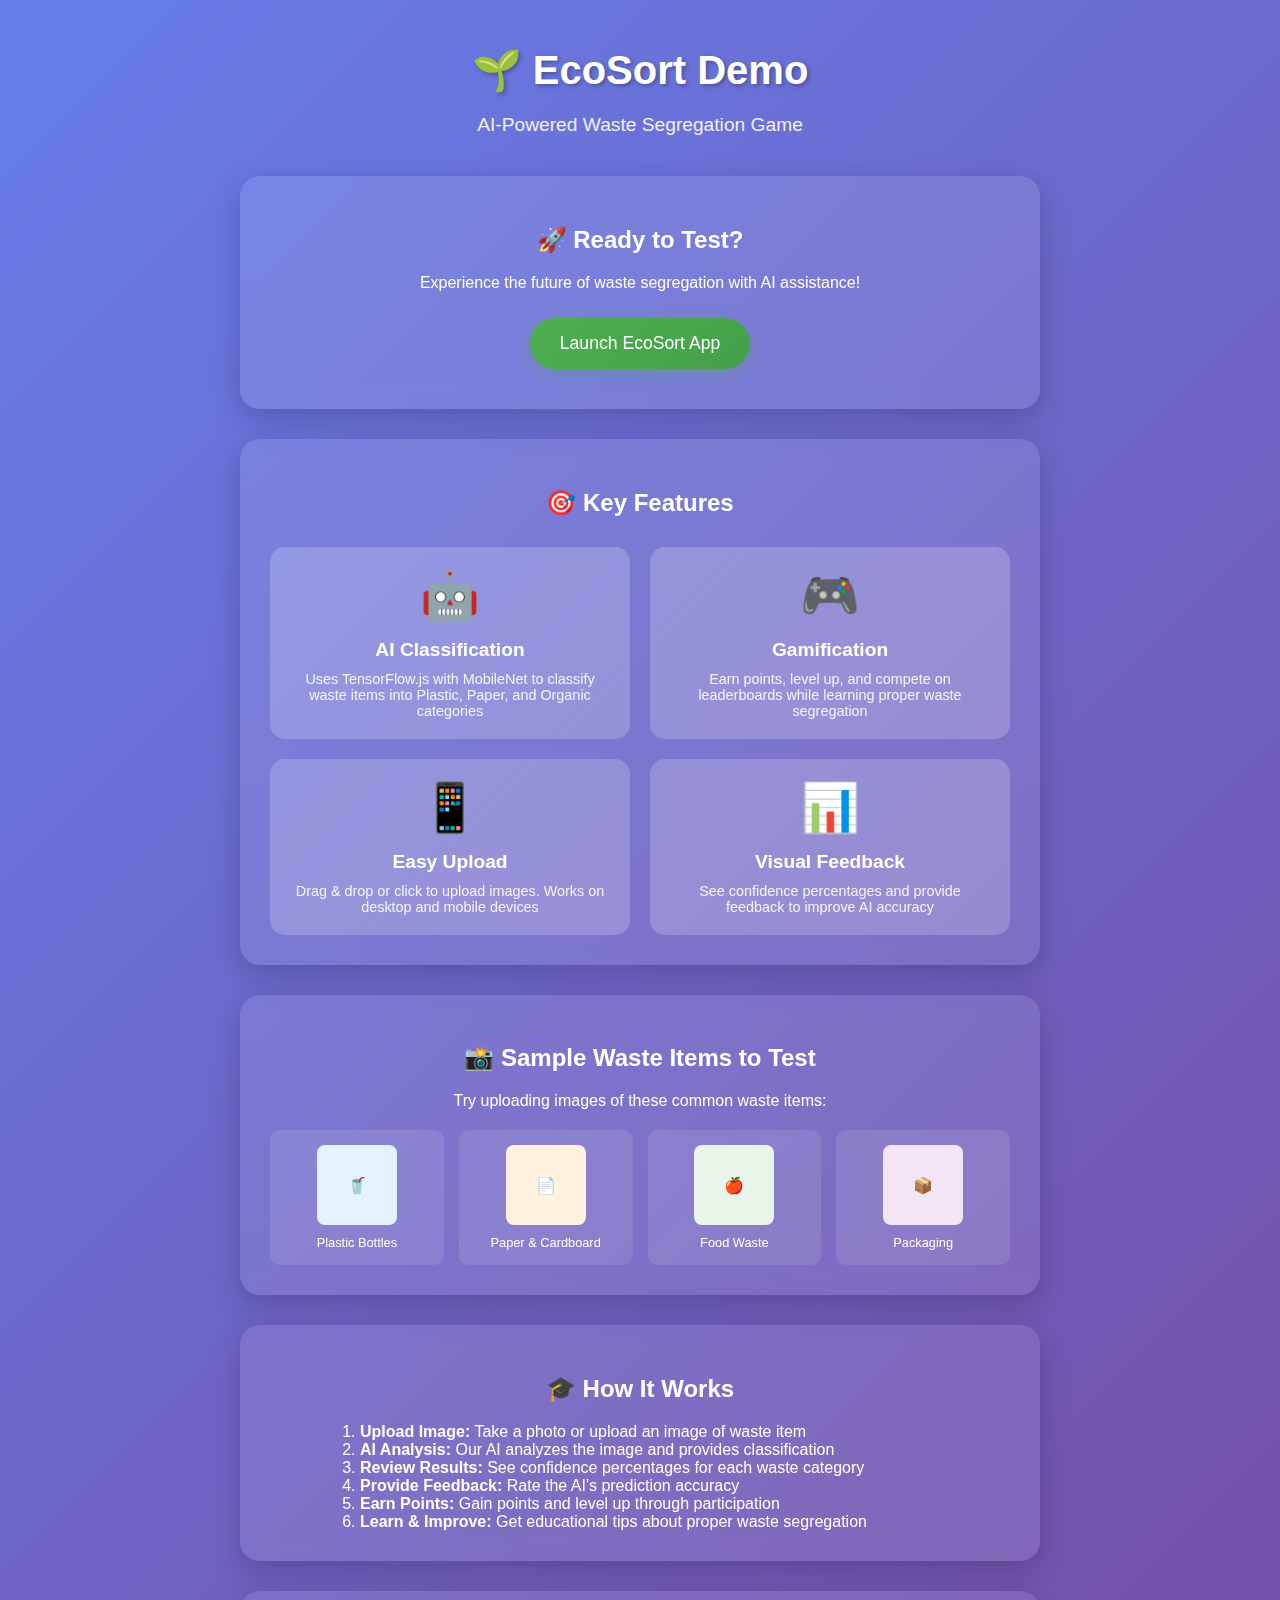
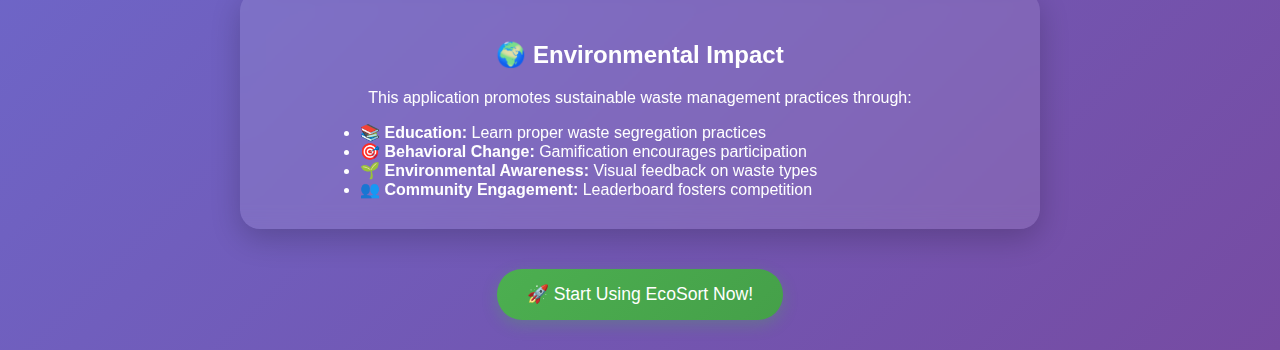
<file: demo.html>
<!DOCTYPE html>
<html lang="en">
<head>
    <meta charset="UTF-8">
    <meta name="viewport" content="width=device-width, initial-scale=1.0">
    <title>EcoSort Demo - AI Waste Segregation</title>
    <style>
        body {
            font-family: 'Segoe UI', Tahoma, Geneva, Verdana, sans-serif;
            background: linear-gradient(135deg, #667eea 0%, #764ba2 100%);
            min-height: 100vh;
            color: white;
            margin: 0;
            padding: 20px;
        }
        .demo-container {
            max-width: 800px;
            margin: 0 auto;
            text-align: center;
        }
        .demo-title {
            font-size: 2.5rem;
            margin-bottom: 20px;
            text-shadow: 2px 2px 4px rgba(0,0,0,0.3);
        }
        .demo-subtitle {
            font-size: 1.2rem;
            margin-bottom: 40px;
            opacity: 0.9;
        }
        .demo-card {
            background: rgba(255,255,255,0.1);
            backdrop-filter: blur(10px);
            border-radius: 20px;
            padding: 30px;
            margin-bottom: 30px;
            box-shadow: 0 10px 30px rgba(0,0,0,0.2);
        }
        .demo-button {
            background: linear-gradient(135deg, #4CAF50, #45a049);
            color: white;
            border: none;
            padding: 15px 30px;
            border-radius: 25px;
            font-size: 1.1rem;
            cursor: pointer;
            transition: all 0.3s ease;
            text-decoration: none;
            display: inline-block;
            margin: 10px;
            box-shadow: 0 5px 15px rgba(76, 175, 80, 0.3);
        }
        .demo-button:hover {
            transform: translateY(-2px);
            box-shadow: 0 8px 20px rgba(76, 175, 80, 0.4);
        }
        .features-grid {
            display: grid;
            grid-template-columns: repeat(auto-fit, minmax(250px, 1fr));
            gap: 20px;
            margin-top: 30px;
        }
        .feature-item {
            background: rgba(255,255,255,0.1);
            padding: 20px;
            border-radius: 15px;
            backdrop-filter: blur(10px);
        }
        .feature-icon {
            font-size: 3rem;
            margin-bottom: 15px;
        }
        .feature-title {
            font-size: 1.2rem;
            margin-bottom: 10px;
            font-weight: bold;
        }
        .feature-description {
            font-size: 0.9rem;
            opacity: 0.9;
        }
        .sample-images {
            display: grid;
            grid-template-columns: repeat(auto-fit, minmax(150px, 1fr));
            gap: 15px;
            margin-top: 20px;
        }
        .sample-image {
            background: rgba(255,255,255,0.1);
            padding: 15px;
            border-radius: 10px;
            text-align: center;
        }
        .sample-image img {
            width: 80px;
            height: 80px;
            object-fit: cover;
            border-radius: 8px;
            margin-bottom: 10px;
        }
        .sample-image p {
            font-size: 0.8rem;
            margin: 0;
        }
    </style>
</head>
<body>
    <div class="demo-container">
        <h1 class="demo-title">🌱 EcoSort Demo</h1>
        <p class="demo-subtitle">AI-Powered Waste Segregation Game</p>
        
        <div class="demo-card">
            <h2>🚀 Ready to Test?</h2>
            <p>Experience the future of waste segregation with AI assistance!</p>
            <a href="index.html" class="demo-button">Launch EcoSort App</a>
        </div>

        <div class="demo-card">
            <h2>🎯 Key Features</h2>
            <div class="features-grid">
                <div class="feature-item">
                    <div class="feature-icon">🤖</div>
                    <div class="feature-title">AI Classification</div>
                    <div class="feature-description">Uses TensorFlow.js with MobileNet to classify waste items into Plastic, Paper, and Organic categories</div>
                </div>
                <div class="feature-item">
                    <div class="feature-icon">🎮</div>
                    <div class="feature-title">Gamification</div>
                    <div class="feature-description">Earn points, level up, and compete on leaderboards while learning proper waste segregation</div>
                </div>
                <div class="feature-item">
                    <div class="feature-icon">📱</div>
                    <div class="feature-title">Easy Upload</div>
                    <div class="feature-description">Drag & drop or click to upload images. Works on desktop and mobile devices</div>
                </div>
                <div class="feature-item">
                    <div class="feature-icon">📊</div>
                    <div class="feature-title">Visual Feedback</div>
                    <div class="feature-description">See confidence percentages and provide feedback to improve AI accuracy</div>
                </div>
            </div>
        </div>

        <div class="demo-card">
            <h2>📸 Sample Waste Items to Test</h2>
            <p>Try uploading images of these common waste items:</p>
            <div class="sample-images">
                <div class="sample-image">
                    <div style="width: 80px; height: 80px; background: #e3f2fd; border-radius: 8px; display: flex; align-items: center; justify-content: center; margin: 0 auto 10px;">
                        🥤
                    </div>
                    <p>Plastic Bottles</p>
                </div>
                <div class="sample-image">
                    <div style="width: 80px; height: 80px; background: #fff3e0; border-radius: 8px; display: flex; align-items: center; justify-content: center; margin: 0 auto 10px;">
                        📄
                    </div>
                    <p>Paper & Cardboard</p>
                </div>
                <div class="sample-image">
                    <div style="width: 80px; height: 80px; background: #e8f5e8; border-radius: 8px; display: flex; align-items: center; justify-content: center; margin: 0 auto 10px;">
                        🍎
                    </div>
                    <p>Food Waste</p>
                </div>
                <div class="sample-image">
                    <div style="width: 80px; height: 80px; background: #f3e5f5; border-radius: 8px; display: flex; align-items: center; justify-content: center; margin: 0 auto 10px;">
                        📦
                    </div>
                    <p>Packaging</p>
                </div>
            </div>
        </div>

        <div class="demo-card">
            <h2>🎓 How It Works</h2>
            <ol style="text-align: left; max-width: 600px; margin: 0 auto;">
                <li><strong>Upload Image:</strong> Take a photo or upload an image of waste item</li>
                <li><strong>AI Analysis:</strong> Our AI analyzes the image and provides classification</li>
                <li><strong>Review Results:</strong> See confidence percentages for each waste category</li>
                <li><strong>Provide Feedback:</strong> Rate the AI's prediction accuracy</li>
                <li><strong>Earn Points:</strong> Gain points and level up through participation</li>
                <li><strong>Learn & Improve:</strong> Get educational tips about proper waste segregation</li>
            </ol>
        </div>

        <div class="demo-card">
            <h2>🌍 Environmental Impact</h2>
            <p>This application promotes sustainable waste management practices through:</p>
            <ul style="text-align: left; max-width: 600px; margin: 0 auto;">
                <li>📚 <strong>Education:</strong> Learn proper waste segregation practices</li>
                <li>🎯 <strong>Behavioral Change:</strong> Gamification encourages participation</li>
                <li>🌱 <strong>Environmental Awareness:</strong> Visual feedback on waste types</li>
                <li>👥 <strong>Community Engagement:</strong> Leaderboard fosters competition</li>
            </ul>
        </div>

        <a href="index.html" class="demo-button">🚀 Start Using EcoSort Now!</a>
    </div>
</body>
</html>
</file>
